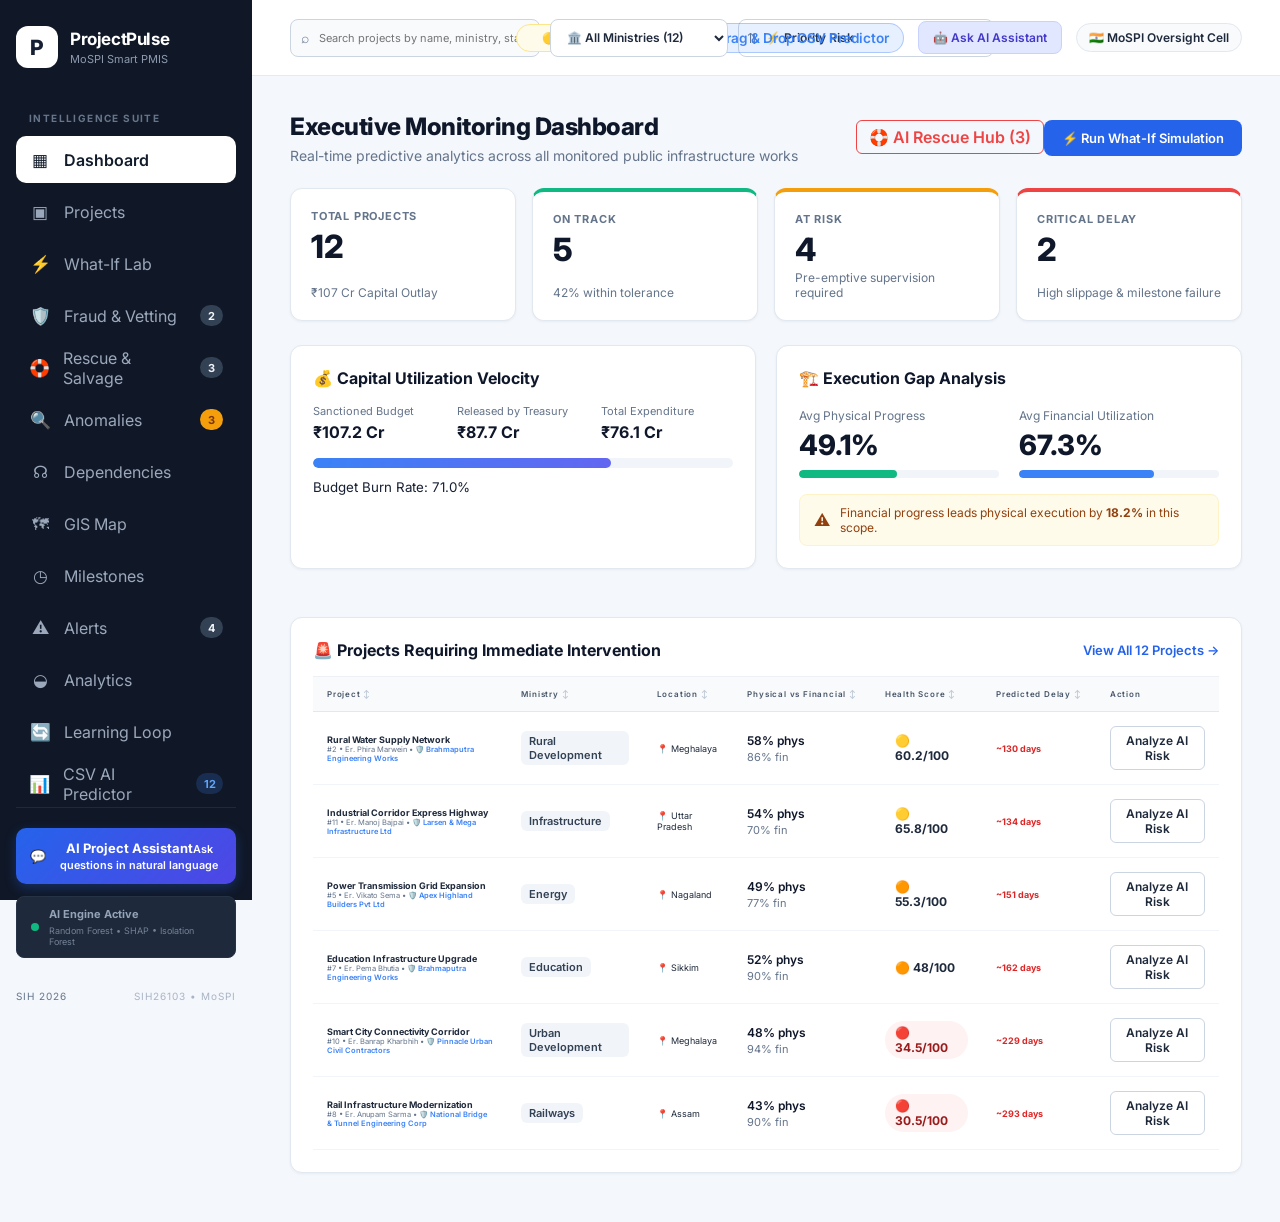
<file: index.html>
<!doctype html>
<html lang="en">
  <head>
    <meta charset="UTF-8" />
    <link rel="icon" type="image/svg+xml" href="./favicon.svg" />
    <meta name="viewport" content="width=device-width, initial-scale=1.0" />
    <title>ProjectPulse - Predictive AI Infrastructure Monitoring & Early Warning System</title>
    <script type="module" crossorigin src="./assets/index-CGgDgZes.js"></script>
    <link rel="stylesheet" crossorigin href="./assets/index-wNPQN726.css">
  </head>
  <body>
    <div id="root"></div>
  </body>
</html>
</file>
<file: assets/index-wNPQN726.css>
@import "https://fonts.googleapis.com/css2?family=Inter:wght@400;500;600;700;800&display=swap";*{box-sizing:border-box}:root{color:#172033;font-synthesis:none;text-rendering:optimizelegibility;background:#f4f7fb;font-family:Inter,sans-serif}body{background:#f4f7fb;min-width:320px;margin:0}button,input,select{font:inherit}button{cursor:pointer}.app{background:#f4f7fb;min-height:100vh;display:flex}.sidebar{color:#fff;z-index:20;background:#101827;flex-direction:column;width:252px;min-height:100vh;padding:26px 16px;display:flex;position:fixed;top:0;bottom:0;left:0}.sidebar-brand,.loading-brand{align-items:center;gap:12px;display:flex}.logo-mark{color:#172033;background:#fff;border-radius:12px;place-items:center;width:42px;height:42px;font-size:21px;font-weight:800;display:grid}.sidebar-brand strong,.loading-brand strong{letter-spacing:-.4px;font-size:17px;display:block}.sidebar-brand span,.loading-brand span{color:#8d9aae;margin-top:3px;font-size:11px;display:block}.sidebar-section-title{color:#66758a;letter-spacing:1.4px;margin:44px 13px 12px;font-size:10px;font-weight:700}.nav{flex-direction:column;gap:5px;display:flex}.nav-button{color:#9ba8bb;text-align:left;background:0 0;border:0;border-radius:10px;align-items:center;gap:13px;height:47px;padding:0 13px;transition:all .2s;display:flex}.nav-button:hover{color:#fff;background:#192334}.nav-button.active{color:#121c2b;background:#fff;font-weight:600}.nav-icon{text-align:center;width:22px;font-size:17px}.nav-badge{color:#fff;background:#d94a4a;border-radius:20px;place-items:center;min-width:21px;height:21px;margin-left:auto;padding:0 6px;font-size:10px;display:grid}.sidebar-bottom{margin-top:auto}.system-card{border:1px solid #263246;border-radius:11px;align-items:center;gap:10px;padding:13px;display:flex}.pulse-dot{background:#41c98b;border-radius:50%;width:8px;height:8px;box-shadow:0 0 0 4px #41c98b1f}.system-card strong{font-size:11px;display:block}.system-card span:last-child{color:#748196;margin-top:4px;font-size:9px;display:block}.sih-tag{color:#718097;letter-spacing:1px;justify-content:space-between;margin-top:20px;font-size:9px;display:flex}.sih-tag span{color:#a9b4c5}.main{width:calc(100% - 252px);margin-left:252px}.topbar{z-index:10;background:#fff;border-bottom:1px solid #e5eaf1;justify-content:space-between;align-items:center;height:76px;padding:0 38px;display:flex;position:sticky;top:0}.topbar-left,.topbar-right{align-items:center;display:flex}.search-box{color:#8995a6;background:#f5f7fa;border:1px solid #e7ebf1;border-radius:9px;align-items:center;gap:9px;width:330px;height:39px;padding:0 11px;display:flex}.search-box input{color:#263246;background:0 0;border:0;outline:0;width:100%;font-size:11px}.search-box kbd{white-space:nowrap;background:#fff;border:1px solid #dce2e9;border-radius:5px;padding:3px 6px;font-size:9px}.topbar-right{gap:17px}.icon-button,.notification{color:#647287;background:#fff;border:1px solid #e5eaf0;border-radius:9px;width:36px;height:36px;position:relative}.icon-button:hover,.notification:hover{background:#f5f7fa}.notification span{background:#e05252;border-radius:50%;width:6px;height:6px;position:absolute;top:7px;right:7px}.profile{align-items:center;gap:9px;padding-left:5px;display:flex}.profile-avatar{color:#fff;background:#182438;border-radius:9px;place-items:center;width:35px;height:35px;font-size:10px;font-weight:700;display:grid}.profile-text strong{font-size:11px;display:block}.profile-text span{color:#8792a3;margin-top:2px;font-size:9px;display:block}.chevron{color:#8d99a9;margin-left:4px}.mobile-menu{display:none}.content{max-width:1600px;margin:auto;padding:36px 38px 25px}.page-heading{justify-content:space-between;align-items:flex-end;margin-bottom:28px;display:flex}.eyebrow,.section-label{color:#778497;letter-spacing:1.5px;font-size:9px;font-weight:700}.page-heading h1{letter-spacing:-1px;color:#151f30;margin:7px 0 6px;font-size:28px}.page-heading p{color:#778497;margin:0;font-size:12px}.live-indicator{color:#31815f;background:#f1faf5;border:1px solid #dcebe4;border-radius:20px;align-items:center;gap:7px;padding:8px 12px;font-size:10px;display:flex}.live-indicator span{background:#35ad77;border-radius:50%;width:6px;height:6px}.metric-card,.card{background:#fff;border:1px solid #e5eaf1;border-radius:13px;box-shadow:0 2px 10px #14203306}.metric-card{padding:18px 19px}.metric-top{align-items:center;gap:9px;display:flex}.metric-icon{border-radius:8px;place-items:center;width:29px;height:29px;font-size:13px;font-weight:700;display:grid}.metric-icon.blue{color:#4d78ad;background:#edf3fb}.metric-icon.green{color:#3a986d;background:#edf8f3}.metric-icon.amber{color:#bd842d;background:#fff7e8}.metric-icon.red{color:#c24d4d;background:#fff0f0}.metric-label{color:#7c899a;letter-spacing:1px;font-size:9px;font-weight:700}.metric-value{letter-spacing:-1.3px;margin:15px 0 8px;font-size:29px;font-weight:700}.metric-footer{color:#96a0af;align-items:center;gap:6px;font-size:9px;display:flex}.trend{font-weight:700}.positive{color:#3d9870}.warning{color:#b9822d}.danger{color:#c65050}.overview-grid{grid-template-columns:1.25fr .75fr;gap:15px;margin-bottom:15px;display:grid}.card{padding:21px}.card-heading{justify-content:space-between;align-items:flex-start;display:flex}.card-heading h2{letter-spacing:-.35px;margin:6px 0 0;font-size:15px}.more-button{color:#8a96a7;background:0 0;border:0;font-size:18px}.finance-main{justify-content:space-between;align-items:flex-end;margin-top:25px;display:flex}.finance-main strong{letter-spacing:-1px;font-size:29px;display:block}.finance-main span{color:#8b96a6;margin-top:5px;font-size:9px;display:block}.finance-percentage{font-size:18px;font-weight:700}.large-progress{background:#edf0f4;border-radius:10px;height:8px;margin:18px 0 20px;overflow:hidden}.large-progress div{border-radius:inherit;background:#243c59;height:100%;transition:width .5s}.finance-details{grid-template-columns:repeat(3,1fr);gap:20px;display:grid}.finance-details span{color:#8b96a5;font-size:9px;display:block}.finance-details strong{margin-top:5px;font-size:12px;display:block}.health-content{justify-content:space-around;align-items:center;margin-top:17px;display:flex}.donut{border-radius:50%;place-items:center;width:142px;height:142px;transition:background .5s;display:grid}.donut-inner{text-align:center;background:#fff;border-radius:50%;place-content:center;width:104px;height:104px;display:grid}.donut-inner strong{font-size:25px}.donut-inner span{color:#8c97a6;margin-top:2px;font-size:8px}.health-legend{flex-direction:column;gap:12px;min-width:145px;display:flex}.health-legend div{grid-template-columns:10px 1fr auto;align-items:center;gap:8px;font-size:9px;display:grid}.health-legend strong{font-size:11px}.dot{border-radius:50%;width:7px;height:7px}.green-dot{background:#54ad7e}.amber-dot{background:#dfad51}.orange-dot{background:#d77c50}.red-dot{background:#ce5555}.progress-card{margin-bottom:26px}.period{color:#8995a5;border:1px solid #e6eaf0;border-radius:7px;padding:7px 10px;font-size:9px}.progress-comparison{grid-template-columns:1fr 1fr 190px;align-items:center;gap:30px;margin-top:25px;display:grid}.comparison-label{justify-content:space-between;margin-bottom:8px;font-size:10px;display:flex}.comparison-label span{align-items:center;gap:7px;display:flex}.comparison-label strong{font-size:12px}.comparison-dot{border-radius:50%;width:7px;height:7px}.physical{background:#496d99}.financial{background:#6da886}.comparison-track{background:#edf0f4;border-radius:10px;height:7px;overflow:hidden}.physical-bar,.financial-bar{border-radius:inherit;height:100%;transition:width .5s}.physical-bar{background:#496d99}.financial-bar{background:#6da886}.variance-box{border-left:1px solid #e5e9ef;padding-left:25px}.variance-box span{color:#8a96a6;letter-spacing:1px;font-size:8px;display:block}.variance-box strong{margin-top:5px;font-size:22px;display:block}.variance-box small{color:#bd7d34;font-size:8px}.attention-section{margin-bottom:26px}.attention-heading{justify-content:space-between;align-items:flex-end;margin-bottom:13px;display:flex}.attention-heading h2{margin:6px 0 0;font-size:15px}.attention-count{color:#c04e4e;background:#fff0f0;border-radius:20px;padding:6px 9px;font-size:9px}.attention-grid{grid-template-columns:repeat(3,1fr);gap:12px;display:grid}.attention-card{background:#fff;border:1px solid #eadfe0;border-left:3px solid #c95353;border-radius:10px;gap:12px;padding:16px;display:flex}.attention-card.delayed{border-left-color:#d47c4c}.attention-icon{color:#c24d4d;background:#fff0f0;border-radius:8px;flex-shrink:0;place-items:center;width:30px;height:30px;display:grid}.attention-card.delayed .attention-icon{color:#c97845;background:#fff4eb}.attention-status{text-transform:uppercase;color:#c24d4d;letter-spacing:.7px;font-size:8px;font-weight:700}.attention-card.delayed .attention-status{color:#c97845}.attention-body>strong{margin-top:5px;font-size:11px;line-height:1.4;display:block}.attention-body>span{color:#8b96a6;margin-top:4px;font-size:8px;display:block}.attention-progress{margin-top:13px}.attention-progress>div:first-child{color:#8a95a5;justify-content:space-between;font-size:8px;display:flex}.attention-progress strong{color:#303b4b}.mini-progress{background:#edf0f4;border-radius:10px;height:4px;margin-top:5px;overflow:hidden}.mini-progress span{background:#c65353;height:100%;transition:width .5s;display:block}.projects-card{padding:0;overflow:hidden}.project-heading{padding:21px}.table-actions{align-self:flex-end}.filter-tabs{background:#f5f7f9;border-radius:8px;gap:3px;padding:3px;display:flex}.filter-tabs button{color:#7e8999;background:0 0;border:0;border-radius:6px;padding:7px 10px;font-size:9px}.filter-tabs button.selected{color:#263246;background:#fff;font-weight:600;box-shadow:0 1px 4px #0000000f}.table-container{overflow-x:auto}table{border-collapse:collapse;width:100%;min-width:900px}th{color:#8a95a5;letter-spacing:.8px;text-align:left;background:#f8fafc;border-top:1px solid #edf0f4;border-bottom:1px solid #edf0f4;padding:12px 15px;font-size:8px;font-weight:700}td{color:#637084;border-bottom:1px solid #eef1f5;padding:14px 15px;font-size:9px}tbody tr{transition:all .15s}tbody tr:hover{background:#fbfcfe}.project-cell{align-items:center;gap:10px;display:flex}.project-number{color:#617085;background:#f0f3f7;border-radius:7px;place-items:center;width:28px;height:28px;font-size:8px;font-weight:700;display:grid}.project-cell strong{color:#273246;max-width:230px;font-size:9px;display:block}.project-cell span{color:#9aa4b2;margin-top:3px;font-size:7px;display:block}.location{white-space:nowrap}.table-progress{align-items:center;gap:8px;min-width:105px;display:flex}.table-track{background:#edf0f4;border-radius:10px;width:58px;height:5px;overflow:hidden}.table-track span{background:#5d83aa;height:100%;transition:width .5s;display:block}.table-progress strong{color:#445164;font-size:8px}.status{white-space:nowrap;border-radius:20px;align-items:center;gap:5px;padding:5px 7px;font-size:7px;font-weight:700;display:inline-flex}.status i{font-style:normal}.status.on-track{color:#3b8c68;background:#edf8f3}.status.at-risk{color:#b47c2b;background:#fff7e8}.status.delayed{color:#c06f40;background:#fff3eb}.status.critical{color:#bf4c4c;background:#fff0f0}.status.unknown{color:#687588;background:#f1f3f6}.row-action{color:#687588;background:#fff;border:1px solid #e3e8ee;border-radius:8px;width:31px;height:31px;transition:all .15s}.row-action:hover{color:#fff;background:#182438;border-color:#182438;transform:translate(2px)}.empty{text-align:center;color:#8994a4;padding:35px;font-size:11px}.lower-grid{grid-template-columns:1fr 1fr;gap:15px;margin-top:15px;display:grid}.alert-total{background:#f2f4f7;border-radius:50%;place-items:center;width:25px;height:25px;font-size:9px;font-weight:700;display:grid}.empty-alert{text-align:center;padding:34px 15px 20px}.empty-alert>div{color:#3a966d;background:#edf8f3;border-radius:50%;place-items:center;width:37px;height:37px;margin:auto;display:grid}.empty-alert strong{margin-top:10px;font-size:11px;display:block}.empty-alert span{color:#929dac;margin-top:5px;font-size:8px;display:block}.alerts-list{margin-top:17px}.alert-row{border-top:1px solid #edf0f4;gap:10px;padding:12px 0;display:flex}.alert-marker{background:#d6a54e;border-radius:5px;width:4px;min-height:38px}.alert-marker.critical{background:#cb5555}.alert-marker.high{background:#d2764c}.alert-row strong{font-size:9px}.alert-row p{color:#69768a;margin:4px 0;font-size:9px;line-height:1.45}.alert-row span{color:#9aa4b1;text-transform:uppercase;font-size:7px}.department-list{margin-top:17px}.department-row{border-top:1px solid #edf0f4;padding:9px 0}.department-info{justify-content:space-between;margin-bottom:6px;display:flex}.department-info strong{font-size:9px}.department-info span{color:#8d98a7;font-size:8px}.department-meter{background:#edf0f4;border-radius:10px;height:4px;overflow:hidden}.department-meter span{background:#6686a8;height:100%;transition:width .5s;display:block}.error-box{color:#a94a4a;background:#fff2f2;border:1px solid #f0d2d2;border-radius:9px;margin-bottom:15px;padding:11px 14px;font-size:10px}.error-box span{margin-right:8px}footer{color:#9ba4b1;justify-content:space-between;padding:25px 2px 5px;font-size:8px;display:flex}.risk-overlay{-webkit-backdrop-filter:blur(5px);backdrop-filter:blur(5px);z-index:100;background:#0f17248c;justify-content:flex-end;animation:.2s fadeIn;display:flex;position:fixed;inset:0}.risk-modal{background:#fff;width:min(560px,100%);height:100%;padding:32px;animation:.25s slideIn;overflow-y:auto;box-shadow:-12px 0 40px #0f172429}.risk-header{border-bottom:1px solid #e9edf2;justify-content:space-between;gap:20px;padding-bottom:24px;display:flex}.risk-header h2{letter-spacing:-.6px;color:#172033;margin:7px 0 6px;font-size:21px}.risk-header p{color:#8995a5;margin:0;font-size:10px}.risk-close{color:#6f7b8d;background:#fff;border:1px solid #e2e7ed;border-radius:9px;width:34px;height:34px;font-size:21px}.risk-close:hover{background:#f4f6f8}.risk-score-section{background:#f8fafc;border:1px solid #e7ebf0;border-radius:14px;align-items:center;gap:22px;margin-top:28px;padding:22px;display:flex}.risk-score{background:#fff;border:8px solid #e6ebf1;border-radius:50%;flex-shrink:0;justify-content:center;align-items:baseline;width:105px;height:105px;display:flex}.risk-score strong{margin-top:31px;font-size:30px}.risk-score span{color:#929cab;font-size:9px}.risk-score.critical{color:#bd4848;border-color:#d96a6a}.risk-score.high{color:#b96836;border-color:#d58a57}.risk-score.medium{color:#ae7b27;border-color:#d4a650}.risk-score.low{color:#3c8b69;border-color:#63aa87}.risk-score-section h3{margin:6px 0;font-size:17px}.risk-score-section p{color:#687589;margin:0;font-size:10px;line-height:1.6}.risk-label{letter-spacing:1.2px;color:#8a95a5;font-size:8px;font-weight:700}.risk-factors{margin-top:28px}.risk-section-title{color:#263246;align-items:center;gap:8px;margin-bottom:13px;font-size:12px;font-weight:700;display:flex}.risk-section-title span{color:#c36f3e;background:#fff2e9;border-radius:7px;place-items:center;width:25px;height:25px;font-size:11px;display:grid}.risk-factor{border-top:1px solid #edf0f4;align-items:flex-start;gap:12px;padding:13px 0;display:flex}.risk-factor>span{color:#687589;background:#f2f4f7;border-radius:6px;flex-shrink:0;place-items:center;width:22px;height:22px;font-size:8px;font-weight:700;display:grid}.risk-factor p{color:#596679;margin:3px 0 0;font-size:10px;line-height:1.5}.risk-safe{color:#3d8b68;background:#edf8f3;border-radius:9px;padding:15px;font-size:10px}.risk-metrics{grid-template-columns:repeat(3,1fr);gap:10px;margin-top:24px;display:grid}.risk-metrics>div{border:1px solid #e7ebf0;border-radius:10px;padding:14px}.risk-metrics span{color:#8c97a6;font-size:8px;display:block}.risk-metrics strong{color:#273246;margin-top:7px;font-size:16px;display:block}.risk-footer{border-top:1px solid #e9edf2;justify-content:space-between;align-items:center;gap:15px;margin-top:28px;padding-top:18px;display:flex}.risk-footer span{color:#929cab;font-size:8px}.risk-footer button{color:#fff;background:#182438;border:0;border-radius:8px;padding:10px 14px;font-size:9px;font-weight:600}.risk-footer button:hover{background:#263650}.risk-footer button:disabled{opacity:.6;cursor:wait}.risk-loading{place-content:center;justify-items:center;min-height:300px;display:grid}.risk-loading p{color:#8995a5;font-size:10px}.light-loader{border-color:#243c59 #e1e6ec #e1e6ec}.loading-page{color:#fff;background:#101827;place-content:center;justify-items:center;min-height:100vh;display:grid}.loading-brand{margin-bottom:35px}.loader{border:2px solid #394456;border-top-color:#fff;border-radius:50%;width:28px;height:28px;animation:.8s linear infinite spin}.loading-page p{color:#7d8a9e;margin-top:15px;font-size:10px}@keyframes spin{to{transform:rotate(360deg)}}@keyframes fadeIn{0%{opacity:0}to{opacity:1}}@keyframes slideIn{0%{opacity:0;transform:translate(30px)}to{opacity:1;transform:translate(0)}}@media (width<=1200px){.sidebar{width:220px}.main{width:calc(100% - 220px);margin-left:220px}.content,.topbar{padding-left:25px;padding-right:25px}.progress-comparison{grid-template-columns:1fr 1fr}.variance-box{border-top:1px solid #e5e9ef;border-left:0;padding:15px 0 0}}@media (width<=900px){.sidebar{display:none}.main{width:100%;margin-left:0}.mobile-menu{background:0 0;border:0;margin-right:10px;display:block}.kpi-grid{grid-template-columns:repeat(2,1fr)}.overview-grid,.lower-grid,.attention-grid{grid-template-columns:1fr}}@media (width<=650px){.topbar{padding:0 15px}.content{padding:25px 15px}.search-box{width:190px}.profile-text,.chevron{display:none}.page-heading{flex-direction:column;align-items:flex-start;gap:15px}.page-heading h1{font-size:22px}.kpi-grid{grid-template-columns:1fr}.health-content{justify-content:space-between}.donut{width:120px;height:120px}.donut-inner{width:88px;height:88px}.filter-tabs{max-width:100%;overflow-x:auto}.project-heading{flex-direction:column;gap:15px}.progress-comparison{grid-template-columns:1fr}footer{flex-direction:column;gap:7px}.risk-modal{width:100%;padding:22px}.risk-score-section{flex-direction:column;align-items:flex-start}.risk-metrics{grid-template-columns:1fr}.risk-footer{flex-direction:column;align-items:flex-start}}.toast-banner{color:#f8fafc;z-index:9999;background:#0f172a;border:1px solid #334155;border-radius:9999px;align-items:center;gap:10px;padding:12px 24px;font-size:13px;font-weight:600;animation:.3s cubic-bezier(.16,1,.3,1) slideDownToast;display:flex;position:fixed;top:24px;left:50%;transform:translate(-50%);box-shadow:0 10px 25px -5px #0000004d,0 8px 10px -6px #0003}@keyframes slideDownToast{0%{opacity:0;transform:translate(-50%,-20px)}to{opacity:1;transform:translate(-50%)}}.nav-badge{color:#f1f5f9;background:#334155;border-radius:9999px;margin-left:auto;padding:2px 8px;font-size:11px;font-weight:700}.nav-badge.warning{color:#78350f;background:#f59e0b}.sidebar-bottom{border-top:1px solid #1e293b;flex-direction:column;gap:12px;margin-top:auto;padding-top:20px;display:flex}.chat-trigger-btn{color:#fff;cursor:pointer;background:linear-gradient(135deg,#2563eb,#4f46e5);border:none;border-radius:10px;align-items:center;gap:10px;padding:12px 14px;font-size:13px;font-weight:600;transition:all .2s;display:flex;box-shadow:0 4px 12px #2563eb4d}.chat-trigger-btn:hover{transform:translateY(-1px);box-shadow:0 6px 16px #2563eb73}.system-card{color:#94a3b8;background:#1e293b;border-radius:8px;align-items:center;gap:10px;padding:10px 14px;font-size:11px;display:flex}.pulse-dot{background:#10b981;border-radius:50%;width:8px;height:8px;animation:2s infinite pulseGreen;box-shadow:0 0 #10b981b3}@keyframes pulseGreen{0%{box-shadow:0 0 #10b981b3}70%{box-shadow:0 0 0 8px #10b98100}to{box-shadow:0 0 #10b98100}}.sih-tag{color:#64748b;text-align:center;font-size:10px}.topbar-left{flex:1;align-items:center;gap:14px;display:flex}.dept-select{color:#334155;cursor:pointer;background:#fff;border:1px solid #cbd5e1;border-radius:8px;outline:none;padding:9px 14px;font-size:13px;font-weight:500}.topbar-right{align-items:center;gap:14px;display:flex}.backend-status-pill{border:1px solid #cbd5e1;border-radius:9999px;align-items:center;gap:6px;padding:6px 12px;font-size:11px;font-weight:700;transition:all .2s;display:inline-flex}.backend-status-pill.online{color:#065f46;background:#ecfdf5;border-color:#a7f3d0}.backend-status-pill.offline{color:#92400e;background:#fffbeb;border-color:#fde68a}.quick-ai-btn{color:#4338ca;cursor:pointer;background:#e0e7ff;border:1px solid #c7d2fe;border-radius:8px;padding:8px 14px;font-size:12px;font-weight:600;transition:all .2s}.quick-ai-btn:hover{background:#c7d2fe}.officer-badge{background:#f8fafc;border:1px solid #e2e8f0;border-radius:9999px;align-items:center;gap:10px;padding:6px 12px;display:flex}.officer-badge img{border-radius:50%;width:28px;height:28px}.officer-badge span{color:#1e293b;font-size:12px;font-weight:600}.view-header{flex-wrap:wrap;justify-content:space-between;align-items:center;gap:16px;margin-bottom:24px;display:flex}.view-header h1{color:#0f172a;letter-spacing:-.5px;margin:0 0 6px;font-size:24px;font-weight:800}.view-header p{color:#64748b;margin:0;font-size:14px}.btn-primary{color:#fff;cursor:pointer;background:#2563eb;border:none;border-radius:8px;align-items:center;gap:8px;padding:10px 18px;font-size:13px;font-weight:600;transition:background .15s;display:inline-flex}.btn-primary:hover{background:#1d4ed8}.btn-outline:hover{background:#f8fafc;border-color:#94a3b8}.btn-sm{color:#1e293b;cursor:pointer;background:#fff;border:1px solid #cbd5e1;border-radius:6px;padding:6px 12px;font-size:12px;font-weight:600;transition:all .15s}.btn-sm:hover{background:#f1f5f9}.btn-danger{color:#fff;cursor:pointer;background:#dc2626;border:none;border-radius:8px;padding:9px 16px;font-size:13px;font-weight:600;transition:background .15s}.btn-danger:hover{background:#b91c1c}.btn-danger-outline{color:#dc2626;cursor:pointer;background:#fff;border:1px solid #fca5a5;border-radius:8px;padding:8px 14px;font-size:12px;font-weight:600}.btn-danger-outline:hover{background:#fef2f2}.text-btn{color:#2563eb;cursor:pointer;background:0 0;border:none;padding:0;font-size:13px;font-weight:600}.text-btn:hover{text-decoration:underline}.mt-10{margin-top:10px}.kpi-grid{grid-template-columns:repeat(4,1fr);gap:16px;margin-bottom:24px;display:grid}.kpi-card{background:#fff;border:1px solid #e2e8f0;border-radius:12px;flex-direction:column;padding:20px;display:flex;box-shadow:0 1px 3px #0000000d}.kpi-card.on-track{border-top:4px solid #10b981}.kpi-card.at-risk{border-top:4px solid #f59e0b}.kpi-card.critical{border-top:4px solid #ef4444}.kpi-label{color:#64748b;letter-spacing:.8px;font-size:11px;font-weight:700}.kpi-value{color:#0f172a;margin:8px 0 4px;font-size:32px;font-weight:800;line-height:1}.kpi-sub{color:#64748b;margin-top:auto;font-size:12px}.analytics-split{grid-template-columns:1fr 1fr;gap:20px;margin-bottom:24px;display:grid}.card{background:#fff;border:1px solid #e2e8f0;border-radius:12px;margin-bottom:24px;padding:22px;box-shadow:0 1px 3px #0000000d}.card h3{color:#0f172a;margin:0 0 16px;font-size:16px;font-weight:700}.card-header-flex{justify-content:space-between;align-items:center;margin-bottom:16px;display:flex}.card-header-flex h3{margin:0}.metric-row{grid-template-columns:repeat(3,1fr);gap:12px;margin-bottom:16px;display:grid}.metric-row div span{color:#64748b;font-size:11px;display:block}.metric-row div strong{color:#0f172a;margin-top:4px;font-size:16px;font-weight:700;display:block}.progress-bar-wrap{background:#f1f5f9;border-radius:9999px;height:10px;margin-bottom:8px;overflow:hidden}.progress-bar-fill.fin{background:linear-gradient(90deg,#3b82f6,#6366f1);border-radius:9999px;height:100%;transition:width .4s}.progress-compare-grid{grid-template-columns:1fr 1fr;gap:20px;margin-bottom:16px;display:grid}.gauge-item span{color:#64748b;font-size:12px}.gauge-item h2{color:#0f172a;margin:4px 0 8px;font-size:28px;font-weight:800}.mini-bar{background:#f1f5f9;border-radius:9999px;height:8px;overflow:hidden}.mini-fill.phys{background:#10b981;border-radius:9999px;height:100%}.mini-fill.fin{background:#3b82f6;border-radius:9999px;height:100%}.alert-callout{color:#92400e;background:#fffbeb;border:1px solid #fef3c7;border-radius:8px;align-items:center;gap:10px;padding:10px 14px;font-size:12px;display:flex}.alert-callout span{font-size:16px}.alert-callout p{margin:0}.table-responsive{overflow-x:auto}.data-table{border-collapse:collapse;text-align:left;width:100%;font-size:13px}.data-table th{color:#475569;background:#f8fafc;border-bottom:1px solid #e2e8f0;padding:12px 14px;font-weight:600}.data-table td{color:#1e293b;vertical-align:middle;border-bottom:1px solid #f1f5f9;padding:14px}.data-table tr:hover{background:#f8fafc}.progress-pill{flex-direction:column;gap:2px;display:flex}.progress-pill span{color:#0f172a;font-size:12px;font-weight:600}.progress-pill small{color:#64748b;font-size:11px}.health-badge{border-radius:9999px;align-items:center;gap:6px;padding:4px 10px;font-size:12px;font-weight:700;display:inline-flex}.health-badge.excellent{color:#065f46;background:#ecfdf5}.health-badge.good{color:#1e40af;background:#eff6ff}.health-badge.warning{color:#92400e;background:#fffbeb}.health-badge.critical{color:#991b1b;background:#fef2f2}.text-danger{color:#dc2626!important}.text-success{color:#059669!important}.filter-chips{flex-wrap:wrap;gap:8px;display:flex}.chip{color:#475569;cursor:pointer;background:#fff;border:1px solid #cbd5e1;border-radius:9999px;padding:6px 14px;font-size:12px;font-weight:600;transition:all .15s}.chip:hover{background:#f8fafc;border-color:#94a3b8}.chip.active{color:#fff;background:#1e293b;border-color:#1e293b}.project-grid{grid-template-columns:repeat(auto-fill,minmax(360px,1fr));gap:20px;margin-bottom:30px;display:grid}.project-card{background:#fff;border:1px solid #e2e8f0;border-radius:14px;flex-direction:column;padding:22px;transition:transform .2s,box-shadow .2s;display:flex;box-shadow:0 2px 4px #0000000a}.project-card:hover{transform:translateY(-2px);box-shadow:0 8px 20px #00000012}.project-card-top{justify-content:space-between;align-items:flex-start;gap:12px;margin-bottom:12px;display:flex}.project-dept{text-transform:uppercase;color:#2563eb;letter-spacing:.5px;font-size:11px;font-weight:700;display:block}.project-title{color:#0f172a;margin:4px 0;font-size:16px;font-weight:700;line-height:1.3}.project-loc{color:#64748b;font-size:12px}.status-tag{white-space:nowrap;border-radius:6px;align-items:center;gap:4px;padding:4px 10px;font-size:11px;font-weight:700;display:inline-flex}.status-tag.on-track{color:#065f46;background:#ecfdf5}.status-tag.at-risk,.status-tag.at_risk{color:#92400e;background:#fffbeb}.status-tag.delayed{color:#c2410c;background:#fff7ed}.status-tag.critical{color:#991b1b;background:#fef2f2}.project-desc{color:#475569;-webkit-line-clamp:2;-webkit-box-orient:vertical;margin:0 0 16px;font-size:13px;line-height:1.5;display:-webkit-box;overflow:hidden}.project-metrics-grid{background:#f8fafc;border-radius:10px;grid-template-columns:repeat(2,1fr);gap:12px;margin-bottom:16px;padding:12px 14px;display:grid}.project-metrics-grid div span{color:#64748b;font-size:11px;display:block}.project-metrics-grid div strong{color:#0f172a;margin-top:2px;font-size:14px;font-weight:700;display:block}.project-health-bar{margin-bottom:20px}.health-bar-header{justify-content:space-between;margin-bottom:6px;font-size:12px;display:flex}.health-bar-header strong.excellent{color:#059669}.health-bar-header strong.good{color:#2563eb}.health-bar-header strong.warning{color:#d97706}.health-bar-header strong.critical{color:#dc2626}.meter-track{background:#e2e8f0;border-radius:9999px;height:8px;overflow:hidden}.meter-fill{border-radius:9999px;height:100%;transition:width .4s}.meter-fill.excellent{background:#10b981}.meter-fill.good{background:#3b82f6}.meter-fill.warning{background:#f59e0b}.meter-fill.critical{background:#ef4444}.project-card-footer{gap:10px;margin-top:auto;display:flex}.project-card-footer button{text-align:center;flex:1;justify-content:center}.what-if-layout{grid-template-columns:420px 1fr;align-items:flex-start;gap:24px;display:grid}.simulator-panel{background:#fff;border:1px solid #e2e8f0;border-radius:14px;padding:24px}.form-group{margin-bottom:20px}.form-group label{color:#334155;margin-bottom:8px;font-size:12px;font-weight:700;display:block}.form-control{color:#1e293b;background:#f8fafc;border:1px solid #cbd5e1;border-radius:8px;outline:none;width:100%;padding:10px 12px;font-size:13px}.form-control:focus{background:#fff;border-color:#3b82f6}.slider-group{margin-bottom:22px}.slider-header{justify-content:space-between;align-items:center;margin-bottom:8px;font-size:13px;display:flex}.slider-header span{color:#334155;font-weight:600}.slider-header strong{color:#2563eb;font-weight:700}.slider-group input[type=range]{accent-color:#2563eb;cursor:pointer;width:100%}.sim-presets{border-top:1px solid #f1f5f9;gap:10px;margin-top:20px;padding-top:18px;display:flex}.simulator-results{flex-direction:column;gap:20px;display:flex}.comparison-cards{grid-template-columns:1fr 1fr;gap:20px;display:grid}.sim-card{background:#fff;border:1px solid #e2e8f0;border-radius:14px;padding:22px;box-shadow:0 1px 3px #0000000d}.sim-card.baseline{border-left:5px solid #ef4444}.sim-card.intervention{background:#fafffc;border-left:5px solid #10b981}.sim-badge{letter-spacing:.5px;color:#475569;background:#f1f5f9;border-radius:4px;margin-bottom:8px;padding:3px 8px;font-size:10px;font-weight:800;display:inline-block}.sim-badge.success{color:#065f46;background:#ecfdf5}.sim-card h2{color:#0f172a;margin:0 0 16px;font-size:17px;font-weight:700}.sim-metric{border-bottom:1px solid #f1f5f9;justify-content:space-between;align-items:center;padding:10px 0;font-size:13px;display:flex}.sim-metric:last-child{border-bottom:none}.sim-metric span{color:#64748b}.delta-strip{background:#fff;border:1px solid #e2e8f0;border-radius:14px;padding:22px}.delta-grid{grid-template-columns:repeat(3,1fr);gap:16px;margin:16px 0;display:grid}.delta-box{text-align:center;background:#f0fdf4;border:1px solid #bbf7d0;border-radius:10px;padding:16px}.delta-box span{color:#166534;font-size:12px;font-weight:600;display:block}.delta-box strong{color:#15803d;margin-top:6px;font-size:24px;font-weight:800;display:block}.delta-summary{color:#334155;background:#f8fafc;border-left:3px solid #10b981;border-radius:8px;margin:0;padding:14px;font-size:13px;line-height:1.6}.anomaly-notice{background:#eff6ff;border:1px solid #bfdbfe;border-radius:12px;align-items:flex-start;gap:16px;margin-bottom:24px;padding:18px;display:flex}.anomaly-notice span{font-size:28px}.anomaly-notice strong{color:#1e40af;margin-bottom:4px;font-size:15px;display:block}.anomaly-notice p{color:#1e3a8a;margin:0;font-size:13px;line-height:1.5}.anomaly-list{flex-direction:column;gap:20px;display:flex}.anomaly-card{background:#fff;border:1px solid #e2e8f0;border-radius:14px;padding:22px;box-shadow:0 1px 3px #0000000a}.anomaly-card.flagged{border-left:5px solid #ef4444}.anomaly-card.clean{border-left:5px solid #10b981}.anomaly-header{justify-content:space-between;align-items:flex-start;margin-bottom:16px;display:flex}.anomaly-dept{color:#64748b;font-size:12px;font-weight:600}.anomaly-header h3{color:#0f172a;margin:4px 0 0;font-size:17px}.anomaly-status-badge{border-radius:6px;padding:4px 10px;font-size:12px;font-weight:700}.anomaly-status-badge.critical{color:#991b1b;background:#fef2f2}.anomaly-status-badge.moderate{color:#92400e;background:#fffbeb}.anomaly-status-badge.normal{color:#065f46;background:#ecfdf5}.anomaly-metrics{background:#f8fafc;border-radius:10px;grid-template-columns:repeat(4,1fr);gap:12px;margin-bottom:16px;padding:14px;display:grid}.anomaly-metrics div span{color:#64748b;font-size:11px;display:block}.anomaly-metrics div strong{color:#0f172a;margin-top:4px;font-size:15px;display:block}.issues-box{color:#991b1b;background:#fef2f2;border:1px solid #fee2e2;border-radius:8px;margin-bottom:16px;padding:14px 18px;font-size:13px}.issues-box ul{margin:8px 0 0 16px;padding:0}.issues-box li{margin-bottom:4px}.issues-box.clean{color:#065f46;background:#ecfdf5;border-color:#d1fae5;font-weight:600}.anomaly-card-footer{gap:12px;display:flex}.dependency-network{flex-direction:column;gap:20px;margin-top:18px;display:flex}.dependency-card{background:#f8fafc;border:1px solid #e2e8f0;border-radius:12px;padding:20px}.dep-flow{align-items:center;gap:20px;margin-bottom:16px;display:flex}.dep-node{background:#fff;border:1px solid #cbd5e1;border-radius:10px;flex:1;padding:16px}.dep-node.source{border-top:3px solid #f59e0b}.dep-node.target{border-top:3px solid #ef4444}.node-tag{color:#64748b;letter-spacing:.5px;margin-bottom:6px;font-size:10px;font-weight:700;display:block}.dep-node strong{color:#0f172a;margin-bottom:4px;font-size:15px;display:block}.dep-node small{color:#64748b;font-size:12px;display:block}.node-risk{color:#64748b;margin-top:10px;font-size:12px}.node-cascade{margin-top:10px;font-size:13px;font-weight:700}.dep-arrow{text-align:center;flex-direction:column;justify-content:center;align-items:center;min-width:140px;display:flex}.dep-meta span{color:#2563eb;background:#eff6ff;border-radius:4px;padding:3px 8px;font-size:11px;font-weight:700;display:block}.dep-meta small{color:#64748b;margin-top:2px;font-size:11px;display:block}.arrow-head{color:#64748b;margin-top:4px;font-size:24px;line-height:1}.dep-footer{color:#475569;border-top:1px solid #e2e8f0;justify-content:space-between;align-items:center;padding-top:14px;font-size:13px;display:flex}.gis-state-grid{grid-template-columns:repeat(auto-fill,minmax(280px,1fr));gap:20px;display:grid}.gis-card{background:#fff;border:1px solid #e2e8f0;border-radius:12px;padding:20px;box-shadow:0 1px 3px #0000000a}.gis-card.critical{border-top:4px solid #ef4444}.gis-card.delayed{border-top:4px solid #f97316}.gis-card.at_risk{border-top:4px solid #f59e0b}.gis-card.healthy{border-top:4px solid #10b981}.gis-card-header{justify-content:space-between;align-items:center;margin-bottom:14px;display:flex}.gis-card-header h3{color:#0f172a;margin:0;font-size:17px}.gis-details{background:#f8fafc;border-radius:8px;grid-template-columns:repeat(3,1fr);gap:10px;margin-bottom:12px;padding:10px;display:grid}.gis-details div span{color:#64748b;font-size:10px;display:block}.gis-details div strong{color:#0f172a;margin-top:2px;font-size:13px;display:block}.gis-issue{color:#475569;font-size:12px;line-height:1.4}.gis-issue span{color:#0f172a;font-weight:600}.mini-progress{align-items:center;gap:8px;display:flex}.mini-progress span{min-width:32px;font-size:12px;font-weight:600}.alerts-list{flex-direction:column;gap:18px;display:flex}.alert-card{background:#fff;border:1px solid #e2e8f0;border-radius:12px;padding:22px;box-shadow:0 1px 3px #0000000a}.alert-card.critical{border-left:5px solid #ef4444}.alert-card.high{border-left:5px solid #f97316}.alert-card.medium{border-left:5px solid #f59e0b}.alert-card.low{border-left:5px solid #3b82f6}.alert-card-header{justify-content:space-between;align-items:flex-start;margin-bottom:12px;display:flex}.alert-category{text-transform:uppercase;color:#2563eb;letter-spacing:.5px;font-size:11px;font-weight:700}.alert-card-header h3{color:#0f172a;margin:4px 0 2px;font-size:17px}.alert-card-header small{color:#64748b;font-size:12px}.severity-badge{border-radius:6px;padding:4px 10px;font-size:11px;font-weight:700}.severity-badge.critical{color:#991b1b;background:#fef2f2}.severity-badge.high{color:#c2410c;background:#fff7ed}.severity-badge.medium{color:#92400e;background:#fffbeb}.alert-message{color:#1e293b;margin:0 0 14px;font-size:14px;line-height:1.5}.alert-rec{color:#1e40af;background:#eff6ff;border-left:3px solid #3b82f6;border-radius:8px;margin-bottom:16px;padding:12px 16px;font-size:13px}.alert-rec strong{margin-bottom:4px;display:block}.alert-rec p{color:#1e3a8a;margin:0}.alert-footer{border-top:1px solid #f1f5f9;justify-content:space-between;align-items:center;padding-top:14px;display:flex}.alert-status{color:#64748b;font-size:12px;font-weight:600}.analytics-grid{grid-template-columns:repeat(auto-fill,minmax(320px,1fr));gap:20px;display:grid}.dept-card{margin-bottom:0}.dept-header{justify-content:space-between;align-items:center;margin-bottom:16px;display:flex}.dept-header h3{margin:0;font-size:16px}.dept-badge{color:#475569;background:#f1f5f9;border-radius:9999px;padding:3px 8px;font-size:11px;font-weight:700}.dept-metrics{background:#f8fafc;border-radius:10px;grid-template-columns:repeat(2,1fr);gap:12px;margin-bottom:14px;padding:14px;display:grid}.dept-metrics div span{color:#64748b;font-size:11px;display:block}.dept-metrics div strong{color:#0f172a;margin-top:2px;font-size:15px;display:block}.dept-risk-tag{font-size:12px;font-weight:600}.modal-overlay{-webkit-backdrop-filter:blur(4px);backdrop-filter:blur(4px);z-index:1000;background:#0f172aa6;justify-content:flex-end;animation:.2s fadeIn;display:flex;position:fixed;inset:0}.modal-content{background:#fff;flex-direction:column;width:min(720px,100%);height:100%;animation:.3s cubic-bezier(.16,1,.3,1) slideInRight;display:flex;overflow-y:auto;box-shadow:-8px 0 32px #0003}@keyframes slideInRight{0%{transform:translate(100%)}to{transform:translate(0)}}.modal-header{z-index:10;background:#fff;border-bottom:1px solid #e2e8f0;justify-content:space-between;align-items:flex-start;padding:24px 28px;display:flex;position:sticky;top:0}.section-label{color:#2563eb;letter-spacing:.8px;font-size:11px;font-weight:800;display:block}.modal-header h2{color:#0f172a;margin:4px 0 6px;font-size:20px;font-weight:800}.modal-header p{color:#64748b;margin:0;font-size:12px}.close-btn{color:#475569;cursor:pointer;background:#f1f5f9;border:none;border-radius:8px;place-items:center;width:32px;height:32px;font-size:20px;transition:background .15s;display:grid}.close-btn:hover{background:#e2e8f0}.modal-body{flex-direction:column;gap:24px;padding:28px;display:flex}.risk-summary-strip{grid-template-columns:repeat(3,1fr);gap:16px;display:grid}.score-badge-box{text-align:center;background:#f8fafc;border:1px solid #e2e8f0;border-radius:12px;padding:18px}.large-score{color:#0f172a;margin-bottom:6px;font-size:32px;font-weight:800;line-height:1}.large-score.critical{color:#dc2626}.large-score.at_risk,.large-score.at-risk,.large-score.warning{color:#d97706}.large-score.delayed{color:#ea580c}.large-score.healthy,.large-score.good,.large-score.excellent{color:#059669}.score-badge-box span{color:#64748b;letter-spacing:.5px;font-size:10px;font-weight:700}.section-card{background:#fff;border:1px solid #e2e8f0;border-radius:12px;padding:20px}.section-card h4{color:#0f172a;margin:0 0 12px;font-size:15px;font-weight:700}.subtext{color:#64748b;margin:-6px 0 14px;font-size:12px}.components-grid{grid-template-columns:1fr 1fr;gap:14px;display:grid}.comp-item{background:#f8fafc;border-radius:8px;padding:10px 12px}.comp-header{justify-content:space-between;margin-bottom:6px;font-size:12px;display:flex}.comp-header span{color:#475569}.comp-header strong{color:#0f172a}.mini-fill.crit{background:#ef4444}.mini-fill.warn{background:#f59e0b}.mini-fill.good{background:#10b981}.shap-list{flex-direction:column;gap:12px;display:flex}.shap-row{flex-direction:column;gap:4px;display:flex}.shap-info{justify-content:space-between;font-size:12px;display:flex}.shap-info span{color:#334155;font-weight:500}.shap-info strong{color:#2563eb}.shap-bar{background:#f1f5f9;border-radius:9999px;height:8px;overflow:hidden}.shap-fill{background:linear-gradient(90deg,#3b82f6,#6366f1);border-radius:9999px;height:100%}.root-cause-box{background:#fffbeb;border:1px solid #fef3c7;border-radius:10px;padding:16px}.rc-title{color:#92400e;justify-content:space-between;align-items:center;margin-bottom:10px;font-size:14px;display:flex}.confidence-tag{color:#78350f;background:#fef3c7;border-radius:4px;padding:3px 8px;font-size:11px;font-weight:700}.rc-evidence{color:#78350f;font-size:12px;line-height:1.5}.rc-evidence ul{margin:6px 0 0 16px;padding:0}.rc-secondary{color:#92400e;border-top:1px dashed #fde68a;margin-top:10px;padding-top:8px;font-size:12px}.playbook-meta{color:#475569;background:#f8fafc;border-radius:8px;flex-wrap:wrap;gap:20px;margin-bottom:14px;padding:10px 14px;font-size:12px;display:flex}.playbook-meta strong{color:#0f172a}.action-list{color:#1e293b;margin:0;padding-left:20px;font-size:13px;line-height:1.7}.action-list li{margin-bottom:6px}.modal-footer{background:#fff;border-top:1px solid #e2e8f0;justify-content:flex-end;gap:12px;padding:20px 28px;display:flex;position:sticky;bottom:0}.chat-drawer-overlay{-webkit-backdrop-filter:blur(3px);backdrop-filter:blur(3px);z-index:1000;background:#0f172a73;justify-content:flex-end;animation:.2s fadeIn;display:flex;position:fixed;inset:0}.chat-drawer{background:#fff;flex-direction:column;width:min(460px,100%);height:100%;animation:.3s cubic-bezier(.16,1,.3,1) slideInRight;display:flex;box-shadow:-8px 0 32px #0003}.chat-header{color:#fff;background:#0f172a;border-bottom:1px solid #e2e8f0;justify-content:space-between;align-items:center;padding:18px 22px;display:flex}.chat-header h3{color:#fff;margin:0 0 2px;font-size:16px}.chat-header small{color:#94a3b8;font-size:11px}.chat-header .close-btn{color:#cbd5e1;background:#1e293b}.chat-header .close-btn:hover{background:#334155}.chat-chips{white-space:nowrap;background:#f8fafc;border-bottom:1px solid #e2e8f0;align-items:center;gap:8px;padding:12px 18px;display:flex;overflow-x:auto}.chat-chips span{color:#64748b;font-size:11px;font-weight:700}.chat-chips button{color:#334155;cursor:pointer;background:#fff;border:1px solid #cbd5e1;border-radius:9999px;flex-shrink:0;padding:5px 10px;font-size:11px;transition:all .15s}.chat-chips button:hover{color:#1d4ed8;background:#eff6ff;border-color:#93c5fd}.chat-messages{background:#f8fafc;flex-direction:column;flex:1;gap:14px;padding:20px;display:flex;overflow-y:auto}.chat-bubble{max-width:85%;display:flex}.chat-bubble.assistant{align-self:flex-start}.chat-bubble.assistant .bubble-content{color:#1e293b;background:#fff;border:1px solid #e2e8f0;border-radius:12px 12px 12px 2px;box-shadow:0 1px 2px #0000000a}.chat-bubble.user{align-self:flex-end}.chat-bubble.user .bubble-content{color:#fff;background:#2563eb;border-radius:12px 12px 2px}.bubble-content{padding:12px 16px;font-size:13px;line-height:1.5}.bubble-content p{margin:0 0 6px}.bubble-content p:last-child{margin-bottom:0}.chat-input-form{background:#fff;border-top:1px solid #e2e8f0;gap:10px;padding:16px 20px;display:flex}.chat-input-form input{border:1px solid #cbd5e1;border-radius:8px;outline:none;flex:1;padding:10px 14px;font-size:13px}.chat-input-form input:focus{border-color:#2563eb}.chat-input-form button{color:#fff;cursor:pointer;background:#2563eb;border:none;border-radius:8px;padding:10px 18px;font-size:13px;font-weight:600;transition:background .15s}.chat-input-form button:hover{background:#1d4ed8}@media (width<=1024px){.what-if-layout{grid-template-columns:1fr}.kpi-grid{grid-template-columns:repeat(2,1fr)}.comparison-cards{grid-template-columns:1fr}}@media (width<=768px){.analytics-split{grid-template-columns:1fr}.dep-flow{flex-direction:column}.dep-arrow{margin:10px 0;transform:rotate(90deg)}.risk-summary-strip,.components-grid{grid-template-columns:1fr}.anomaly-metrics{grid-template-columns:repeat(2,1fr)}}.learning-view{padding-bottom:40px}.badge-model{color:#0f172a;letter-spacing:.2px;background:#f1f5f9;border:1px solid #cbd5e1;border-radius:9999px;align-items:center;gap:8px;padding:6px 14px;font-size:13px;font-weight:600;display:inline-flex}.badge-accuracy{color:#059669;text-transform:capitalize;background:#ecfdf5;border:1px solid #a7f3d0;border-radius:6px;padding:4px 10px;font-size:11px;font-weight:700;display:inline-block}.learning-split{grid-template-columns:1.1fr 1.3fr;gap:24px;margin-top:24px;display:grid}.learning-form-card,.audit-card{background:#fff;border:1px solid #e2e8f0;border-radius:12px;padding:24px}.learning-form-card h3,.audit-card h3{color:#0f172a;margin-top:0;margin-bottom:6px;font-size:17px;font-weight:700}.learning-form-card .subtext,.audit-card .subtext{color:#64748b;margin-bottom:20px;font-size:13px;line-height:1.5}.form-row-2{grid-template-columns:1fr 1fr;gap:16px;display:grid}.w-100{width:100%}@media (width<=1024px){.learning-split{grid-template-columns:1fr}}.topbar-left{flex:1;align-items:center;gap:10px;min-width:0;display:flex}.search-box{background:#f8fafc;border:1px solid #cbd5e1;border-radius:8px;flex-shrink:0;align-items:center;gap:8px;width:250px;height:38px;padding:0 10px;display:flex}.search-icon{color:#64748b;font-size:14px}.search-clear-btn{color:#94a3b8;cursor:pointer;background:0 0;border:0;padding:0 2px;font-size:16px;line-height:1}.search-clear-btn:hover{color:#0f172a}.dept-select-wrap{flex-shrink:0;position:relative}.dept-select{color:#1e293b;cursor:pointer;white-space:nowrap;text-overflow:ellipsis;background:#fff;border:1px solid #cbd5e1;border-radius:8px;outline:none;max-width:220px;height:38px;padding:0 12px;font-size:12px;font-weight:600;overflow:hidden}.dept-select:focus{border-color:#2563eb}.sort-box{background:#fff;border:1px solid #cbd5e1;border-radius:8px;flex-shrink:0;align-items:center;gap:4px;height:38px;padding:0 4px 0 8px;display:flex}.sort-box-icon{color:#64748b;font-size:13px}.sort-select{color:#1e293b;cursor:pointer;background:0 0;border:0;outline:none;padding-right:4px;font-size:12px;font-weight:600}.sort-dir-btn{color:#0f172a;cursor:pointer;background:#f1f5f9;border:0;border-radius:6px;justify-content:center;align-items:center;padding:4px 8px;font-size:11px;font-weight:700;transition:all .15s;display:inline-flex}.sort-dir-btn:hover{color:#2563eb;background:#e2e8f0}.active-filters-banner{background:#f0fdf4;border:1px solid #bbf7d0;border-radius:10px;flex-wrap:wrap;justify-content:space-between;align-items:center;gap:12px;margin-bottom:22px;padding:10px 18px;display:flex}.active-filters-content{color:#166534;flex-wrap:wrap;align-items:center;gap:10px;font-size:13px;display:flex}.filter-summary-text{color:#15803d;font-weight:600}.filter-pill{color:#166534;background:#fff;border:1px solid #86efac;border-radius:9999px;align-items:center;gap:6px;padding:3px 10px;font-size:12px;display:inline-flex}.filter-pill button{color:#dc2626;cursor:pointer;background:0 0;border:0;font-size:14px;font-weight:700;line-height:1}.filter-count-badge{color:#15803d;background:#dcfce7;border-radius:6px;padding:3px 8px;font-size:11px;font-weight:700}.clear-all-filters-btn{color:#475569;cursor:pointer;background:#fff;border:1px solid #cbd5e1;border-radius:6px;padding:6px 12px;font-size:12px;font-weight:600;transition:all .15s}.clear-all-filters-btn:hover{color:#b91c1c;background:#fee2e2;border-color:#fca5a5}.projects-toolbar{background:#fff;border:1px solid #e2e8f0;border-radius:10px;flex-wrap:wrap;justify-content:space-between;align-items:center;gap:14px;margin:16px 0 20px;padding:10px 18px;display:flex}.toolbar-left{flex-wrap:wrap;align-items:center;gap:10px;display:flex}.results-count{color:#475569;flex-wrap:wrap;align-items:center;gap:8px;font-size:13px;display:flex}.active-tag{color:#1e40af;background:#eff6ff;border:1px solid #bfdbfe;border-radius:14px;align-items:center;gap:4px;padding:2px 8px;font-size:11px;font-weight:600;display:inline-flex}.active-tag button{color:#dc2626;cursor:pointer;background:0 0;border:0;font-size:12px;font-weight:700;line-height:1}.clear-filters-link{color:#ef4444;cursor:pointer;background:0 0;border:0;font-size:12px;font-weight:600;text-decoration:underline}.toolbar-right{flex-wrap:wrap;align-items:center;gap:14px;display:flex}.view-mode-toggle{border:1px solid #cbd5e1;border-radius:8px;display:inline-flex;overflow:hidden}.view-mode-btn{color:#64748b;cursor:pointer;background:#f8fafc;border:0;padding:6px 12px;font-size:12px;font-weight:600;transition:all .15s}.view-mode-btn.active{color:#fff;background:#2563eb}.sort-inline-wrap{color:#475569;align-items:center;gap:6px;font-size:12px;font-weight:600;display:flex}.sort-select-inline{color:#1e293b;cursor:pointer;background:#fff;border:1px solid #cbd5e1;border-radius:6px;outline:none;padding:6px 10px;font-size:12px;font-weight:600}.data-table th.sortable-th{cursor:pointer;-webkit-user-select:none;user-select:none;white-space:nowrap;transition:background .15s,color .15s}.data-table th.sortable-th:hover{color:#0f172a;background:#e2e8f0}.sort-icon-active{color:#2563eb;font-weight:800}.sort-icon-inactive{color:#94a3b8;opacity:.6}.table-view-card{background:#fff;border:1px solid #e2e8f0;border-radius:12px;margin-top:10px;overflow:hidden}.badge-dept-inline{color:#334155;background:#f1f5f9;border-radius:6px;padding:3px 8px;font-size:11px;font-weight:600;display:inline-block}.empty-state-card{text-align:center;background:#fff;border:1px dashed #cbd5e1;border-radius:12px;margin:20px 0;padding:48px 24px}.empty-state-card .empty-icon{margin-bottom:12px;font-size:40px}.empty-state-card h3{color:#0f172a;margin:0 0 8px;font-size:18px}.empty-state-card p{color:#64748b;margin-bottom:20px;font-size:14px}.vetting-view{flex-direction:column;gap:24px;display:flex}.vetting-stats-grid{grid-template-columns:repeat(auto-fit,minmax(200px,1fr));gap:16px;display:grid}.vetting-stats-grid .stat-card{background:#fff;border:1px solid #e2e8f0;border-radius:12px;flex-direction:column;gap:4px;padding:18px 20px;display:flex}.vetting-stats-grid .stat-label{color:#64748b;font-size:.85rem;font-weight:600}.vetting-stats-grid .stat-val{color:#0f172a;font-size:1.8rem;font-weight:800}.vetting-stats-grid .stat-sub{color:#94a3b8;font-size:.75rem}.vetting-simulator-card{background:#fff;border:1px solid #e2e8f0;border-radius:14px;flex-direction:column;gap:20px;padding:24px;display:flex}.simulator-header{justify-content:space-between;align-items:flex-start;gap:16px;display:flex}.step-tag{color:#475569;white-space:nowrap;background:#f1f5f9;border:1px solid #cbd5e1;border-radius:9999px;padding:4px 10px;font-size:.75rem;font-weight:700}.vetting-config-columns{grid-template-columns:1fr 1fr;gap:20px;display:grid}@media (width<=900px){.vetting-config-columns{grid-template-columns:1fr}}.config-box{background:#f8fafc;border:1px solid #e2e8f0;border-radius:12px;flex-direction:column;gap:14px;padding:18px;display:flex}.config-box-header{justify-content:space-between;align-items:center;gap:10px;margin-bottom:4px;display:flex}.config-box-header h4{color:#0f172a;margin:0;font-size:1rem}.toggle-pill-group{background:#e2e8f0;border-radius:8px;padding:2px;display:inline-flex}.toggle-pill-group button{color:#64748b;cursor:pointer;background:0 0;border:none;border-radius:6px;padding:4px 10px;font-size:.78rem;font-weight:600;transition:all .15s}.toggle-pill-group button.active{color:#2563eb;background:#fff;box-shadow:0 1px 3px #0000001a}.meta-hint{color:#64748b;background:#fff;border:1px solid #e2e8f0;border-radius:8px;flex-wrap:wrap;gap:14px;margin-top:8px;padding:8px 12px;font-size:.8rem;display:flex}.meta-hint span strong{color:#0f172a}.simulator-action-row{justify-content:flex-end;display:flex}.run-vetting-btn{cursor:pointer;border-radius:10px;padding:12px 28px;font-size:1rem;font-weight:700;box-shadow:0 4px 12px #2563eb40}.vetting-result-section{flex-direction:column;gap:20px;padding:24px;display:flex}.verdict-banner{border-style:solid;border-width:2px;border-radius:12px;flex-direction:column;gap:12px;padding:20px 24px;display:flex}.verdict-approved{color:#14532d;background:#f0fdf4;border-color:#22c55e}.verdict-conditional{color:#78350f;background:#fffbeb;border-color:#f59e0b}.verdict-disqualified{color:#7f1d1d;background:#fef2f2;border-color:#ef4444}.verdict-banner-header{flex-wrap:wrap;justify-content:space-between;align-items:center;gap:12px;display:flex}.verdict-tag-pill{letter-spacing:.5px;font-size:1.1rem;font-weight:800}.verdict-meta-badges{gap:14px;font-size:.85rem;display:flex}.verdict-summary-text{margin:0;font-size:.95rem;font-weight:500;line-height:1.5}.vetting-score-row{grid-template-columns:repeat(auto-fit,minmax(220px,1fr));gap:16px;display:grid}.vetting-gauge-card{background:#f8fafc;border:1px solid #e2e8f0;border-radius:10px;flex-direction:column;gap:6px;padding:16px;display:flex}.gauge-title{color:#64748b;font-size:.8rem;font-weight:600}.gauge-value{font-size:1.6rem;font-weight:800}.gauge-value.approved{color:#10b981}.gauge-value.conditional{color:#f59e0b}.gauge-value.disqualified{color:#ef4444}.mini-meter{background:#e2e8f0;border-radius:9999px;height:6px;margin:4px 0;overflow:hidden}.mini-meter-fill{border-radius:9999px;height:100%;transition:width .4s}.mini-meter-fill.approved{background:#10b981}.mini-meter-fill.conditional{background:#f59e0b}.mini-meter-fill.disqualified{background:#ef4444}.vetting-gauge-card small{color:#94a3b8;font-size:.72rem;line-height:1.3}.component-breakdown-box{background:#f8fafc;border:1px solid #e2e8f0;border-radius:12px;padding:18px 20px}.component-breakdown-box h4{color:#0f172a;margin:0 0 14px;font-size:.95rem}.component-bars-grid{grid-template-columns:1fr 1fr;gap:16px 24px;display:grid}@media (width<=768px){.component-bars-grid{grid-template-columns:1fr}}.comp-bar-head{color:#475569;justify-content:space-between;margin-bottom:6px;font-size:.82rem;display:flex}.comp-bar-head strong{color:#0f172a}.vetting-details-split{grid-template-columns:1fr 1fr;gap:20px;display:grid}@media (width<=900px){.vetting-details-split{grid-template-columns:1fr}}.drivers-card,.safeguards-card{background:#fff;border:1px solid #e2e8f0;border-radius:12px;flex-direction:column;gap:14px;padding:20px;display:flex}.drivers-card h3,.safeguards-card h3{color:#0f172a;margin:0;font-size:1.05rem}.driver-list{flex-direction:column;gap:10px;display:flex}.driver-item{border-left:4px solid;border-radius:8px;padding:10px 14px}.driver-item.positive{background:#f0fdf4;border-color:#22c55e}.driver-item.negative{background:#fef2f2;border-color:#ef4444}.driver-header{justify-content:space-between;align-items:center;margin-bottom:4px;display:flex}.driver-name{color:#0f172a;font-size:.88rem;font-weight:700}.driver-impact.positive{color:#15803d;font-size:.82rem;font-weight:800}.driver-impact.negative{color:#b91c1c;font-size:.82rem;font-weight:800}.driver-desc{color:#64748b;margin:0;font-size:.8rem;line-height:1.4}.safeguards-list{flex-direction:column;gap:12px;margin:0;padding:0;list-style:none;display:flex}.safeguard-item{color:#334155;align-items:flex-start;gap:12px;font-size:.88rem;line-height:1.45;display:flex}.sg-bullet{color:#2563eb;background:#eff6ff;border-radius:6px;flex-shrink:0;justify-content:center;align-items:center;width:24px;height:24px;font-weight:800;display:flex}.safeguard-footer{color:#94a3b8;border-top:1px solid #f1f5f9;margin-top:auto;padding-top:10px}.contractor-directory-card{background:#fff;border:1px solid #e2e8f0;border-radius:14px;flex-direction:column;gap:20px;padding:24px;display:flex}.directory-header{flex-wrap:wrap;justify-content:space-between;align-items:flex-start;gap:16px;display:flex}.badge-tier{color:#334155;background:#f1f5f9;border-radius:6px;padding:3px 8px;font-size:11px;font-weight:700;display:inline-block}.status-pill{text-transform:uppercase;border-radius:9999px;padding:3px 10px;font-size:11px;font-weight:700;display:inline-block}.pill-approved{color:#15803d;background:#dcfce7}.pill-watchlist{color:#b45309;background:#fef3c7}.pill-disqualified{color:#b91c1c;background:#fee2e2}.badge-ghost{border-radius:6px;padding:3px 8px;font-size:11px;font-weight:700;display:inline-block}.badge-ghost.danger{color:#b91c1c;background:#fee2e2}.badge-ghost.clean{color:#166534;background:#f0fdf4}.project-contractor-chip{cursor:pointer;background:#f8fafc;border:1px solid #e2e8f0;border-radius:8px;align-items:center;gap:8px;margin-bottom:12px;padding:8px 12px;font-size:.8rem;transition:all .2s;display:flex}.project-contractor-chip:hover{background:#eff6ff;border-color:#93c5fd}.contractor-chip-icon{color:#64748b;font-weight:600}.project-contractor-chip strong{color:#0f172a;white-space:nowrap;text-overflow:ellipsis;flex:1;overflow:hidden}.contractor-verify-link{color:#2563eb;white-space:nowrap;font-size:.75rem;font-weight:700}.dossier-modal{width:95%;max-width:800px}.dossier-summary-bar{background:#f8fafc;border:1px solid #e2e8f0;border-radius:10px;justify-content:space-between;align-items:center;margin-bottom:16px;padding:14px 18px;display:flex}.salvage-view{flex-direction:column;gap:20px;display:flex}.salvage-kpis .kpi-card{border-left:4px solid #0000;position:relative;overflow:hidden}.salvage-kpis .danger-card{background:linear-gradient(135deg,#fff 0%,#fef2f2 100%);border-left-color:#ef4444}.salvage-kpis .warning-card{background:linear-gradient(135deg,#fff 0%,#fffbeb 100%);border-left-color:#f59e0b}.salvage-kpis .success-card{background:linear-gradient(135deg,#fff 0%,#ecfdf5 100%);border-left-color:#10b981}.salvage-kpis .info-card{background:linear-gradient(135deg,#fff 0%,#eff6ff 100%);border-left-color:#3b82f6}.salvage-selector-card{padding:16px 20px}.salvage-selector-inner{flex-wrap:wrap;justify-content:space-between;align-items:flex-end;gap:20px;display:flex}.selector-field{flex:1;min-width:320px}.selector-field label,.selector-filters label{color:#475569;margin-bottom:6px;font-size:.82rem;font-weight:600;display:block}.salvage-success-banner{color:#065f46;background:#ecfdf5;border:1px solid #a7f3d0;border-radius:8px;align-items:center;gap:14px;margin-top:14px;padding:12px 16px;display:flex}.salvage-success-banner span{color:#fff;background:#10b981;border-radius:50%;justify-content:center;align-items:center;width:32px;height:32px;font-size:1.5rem;font-weight:900;display:flex}.salvage-success-banner p{color:#047857;margin:2px 0 0;font-size:.85rem}.salvage-cockpit-grid{grid-template-columns:42% 58%;align-items:flex-start;gap:20px;display:grid}@media (width<=1080px){.salvage-cockpit-grid{grid-template-columns:1fr}}.salvage-left-col,.salvage-right-col{flex-direction:column;gap:18px;display:flex}.doom-risk-card{background:#fff;border-top:4px solid #94a3b8;border-radius:12px;padding:20px}.doom-risk-card.doom-critical{background:linear-gradient(#fff5f5 0%,#fff 25%);border-top-color:#ef4444}.doom-risk-card.doom-high{background:linear-gradient(#fffbf0 0%,#fff 25%);border-top-color:#f59e0b}.doom-risk-card.doom-moderate{border-top-color:#eab308}.doom-risk-card.doom-stable{border-top-color:#10b981}.doom-status-badge{letter-spacing:.5px;border-radius:20px;padding:4px 10px;font-size:.78rem;font-weight:800}.doom-status-badge.doom-critical{color:#b91c1c;background:#fee2e2}.doom-status-badge.doom-high{color:#b45309;background:#fef3c7}.doom-status-badge.doom-moderate{color:#854d0e;background:#fef9c3}.doom-status-badge.doom-stable{color:#065f46;background:#d1fae5}.doom-meter-container{background:#f8fafc;border:1px solid #e2e8f0;border-radius:10px;align-items:center;gap:20px;margin:16px 0;padding:14px;display:flex}.doom-gauge-radial{flex-shrink:0}.gauge-outer{background:#e2e8f0;border-top-left-radius:60px;border-top-right-radius:60px;width:120px;height:60px;position:relative;overflow:hidden}.gauge-progress{transform-origin:top;background:linear-gradient(90deg,#10b981 0%,#f59e0b 50%,#ef4444 100%);width:120px;height:60px;transition:transform 1s ease-out;position:absolute;top:100%;left:0}.gauge-inner{background:#fff;border-top-left-radius:46px;border-top-right-radius:46px;flex-direction:column;justify-content:flex-end;align-items:center;width:92px;height:46px;padding-bottom:4px;display:flex;position:absolute;top:14px;left:14px;box-shadow:0 1px 4px #00000014}.gauge-number{color:#0f172a;font-size:1.15rem;font-weight:900;line-height:1}.gauge-sub{color:#64748b;letter-spacing:.5px;font-size:.55rem;font-weight:800}.doom-narrative-box h4{color:#1e293b;margin:0 0 4px;font-size:.88rem}.doom-narrative-box p{color:#475569;margin:0;font-size:.84rem;line-height:1.45}.failure-mechanisms-block{border-top:1px dashed #cbd5e1;margin-top:14px;padding-top:12px}.failure-mechanisms-block h4{color:#334155;margin:0 0 10px;font-size:.88rem}.failure-tags-list{flex-direction:column;gap:8px;display:flex}.failure-item{color:#9f1239;background:#fff1f2;border:1px solid #fecdd3;border-radius:6px;align-items:center;gap:10px;padding:8px 12px;font-size:.84rem;font-weight:600;display:flex}.divergence-metrics-card{padding:20px}.divergence-metric-row{border-bottom:1px solid #f1f5f9;justify-content:space-between;align-items:center;padding:10px 0;display:flex}.divergence-metric-row:last-child{border-bottom:none}.metric-info{flex-direction:column;gap:2px;display:flex}.metric-info strong{color:#1e293b;font-size:.88rem}.metric-info span{color:#64748b;font-size:.78rem}.metric-badge{border-radius:6px;padding:4px 10px;font-size:.8rem;font-weight:700}.metric-badge.bad{color:#b91c1c;background:#fee2e2}.metric-badge.good{color:#15803d;background:#dcfce7}.contractor-link-card{background:#f8fafc;border:1px solid #e2e8f0;padding:16px 20px}.recovery-matrix-card{border-top:4px solid #10b981;padding:20px}.impact-matrix-grid{grid-template-columns:repeat(4,1fr);gap:12px;margin-top:14px;display:grid}@media (width<=900px){.impact-matrix-grid{grid-template-columns:repeat(2,1fr)}}.impact-box{background:#f8fafc;border:1px solid #e2e8f0;border-radius:10px;flex-direction:column;justify-content:space-between;padding:12px;display:flex}.impact-box-label{color:#64748b;text-transform:uppercase;letter-spacing:.3px;font-size:.76rem;font-weight:700}.impact-comparison{align-items:baseline;gap:6px;margin:8px 0;display:flex}.val-before{color:#94a3b8;font-size:.95rem;font-weight:600;text-decoration:line-through}.val-arrow{color:#64748b;font-size:.85rem}.val-after{font-size:1.25rem;font-weight:900}.impact-gain-pill{border-radius:4px;align-self:flex-start;padding:3px 8px;font-size:.75rem;font-weight:800;display:inline-block}.impact-gain-pill.positive{color:#166534;background:#dcfce7}.salvage-blueprint-card{padding:20px}.salvage-phases-accordion{flex-direction:column;gap:16px;margin:16px 0;display:flex}.salvage-phase-block{border:1px solid #e2e8f0;border-radius:10px;overflow:hidden}.phase-block-header{background:#f8fafc;border-bottom:1px solid #e2e8f0;justify-content:space-between;align-items:center;padding:12px 16px;display:flex}.phase-title-group{align-items:center;gap:12px;display:flex}.phase-number-chip{color:#fff;text-transform:uppercase;background:#2563eb;border-radius:4px;padding:3px 8px;font-size:.72rem;font-weight:800}.phase-title-group h4{color:#0f172a;margin:0;font-size:.96rem}.phase-timeframe{color:#64748b;font-size:.78rem;font-weight:600}.phase-status-pill{color:#334155;background:#e2e8f0;border-radius:4px;padding:3px 8px;font-size:.72rem;font-weight:800}.phase-actions-list{flex-direction:column;display:flex}.action-item-row{cursor:pointer;border-bottom:1px solid #f1f5f9;align-items:flex-start;gap:14px;padding:14px 16px;transition:background .15s;display:flex}.action-item-row:last-child{border-bottom:none}.action-item-row:hover{background:#f8fafc}.action-item-row.checked{background:#fcfdfe}.action-checkbox{accent-color:#2563eb;cursor:pointer;width:18px;height:18px;margin-top:3px}.action-body{flex:1}.action-title-line{justify-content:space-between;align-items:center;margin-bottom:4px;display:flex}.action-title-line strong{color:#0f172a;font-size:.92rem}.priority-pill{color:#475569;background:#f1f5f9;border-radius:4px;padding:2px 7px;font-size:.7rem;font-weight:800}.action-desc{color:#475569;margin:0 0 6px;font-size:.83rem;line-height:1.4}.action-meta-line{flex-wrap:wrap;gap:14px;font-size:.78rem;display:flex}.agency-tag{color:#1e40af;font-weight:600}.impact-tag{color:#047857;font-weight:600}.salvage-execution-footer{border-top:1px solid #e2e8f0;flex-wrap:wrap;justify-content:space-between;align-items:center;gap:14px;margin-top:18px;padding-top:14px;display:flex}.footer-directive-note{color:#64748b;max-width:400px;font-size:.8rem;font-weight:600}.salvage-deploy-btn{background:linear-gradient(135deg,#2563eb 0%,#1d4ed8 100%);border-radius:8px;padding:12px 24px;font-size:.95rem;font-weight:700;transition:transform .15s,box-shadow .15s;box-shadow:0 4px 12px #2563eb40}.salvage-deploy-btn:hover:not(:disabled){transform:translateY(-1px);box-shadow:0 6px 16px #2563eb59}.btn-outline-danger{color:#ef4444;cursor:pointer;background:0 0;border:1px solid #ef4444;border-radius:6px;padding:6px 12px;font-weight:600;transition:all .15s}.btn-outline-danger:hover{background:#fee2e2}.btn-sm.btn-outline-danger{padding:4px 8px;font-size:.78rem}.quick-dataset-btn{color:#3b82f6;cursor:pointer;background:#3b82f61f;border:1px solid #3b82f659;border-radius:20px;align-items:center;gap:6px;padding:6px 14px;font-size:.85rem;font-weight:600;transition:all .2s;display:flex}.quick-dataset-btn:hover,.quick-dataset-btn.active{color:#fff;background:#2563eb;border-color:#2563eb;box-shadow:0 4px 12px #2563eb40}.dataset-hub-view{flex-direction:column;gap:20px;display:flex}.dataset-notification-banner{border-radius:8px;align-items:center;gap:12px;padding:12px 18px;font-size:.9rem;font-weight:500;animation:.25s ease-out fadeIn;display:flex}.dataset-notification-banner.success{color:#065f46;background:#ecfdf5;border:1px solid #a7f3d0}.dataset-notification-banner.error{color:#991b1b;background:#fef2f2;border:1px solid #fecaca}.dataset-notification-banner.info{color:#1e40af;background:#eff6ff;border:1px solid #bfdbfe}.dataset-notification-banner p{flex:1;margin:0}.dataset-notification-banner .dismiss-btn{cursor:pointer;opacity:.7;color:inherit;background:0 0;border:none;font-size:14px}.dataset-notification-banner .dismiss-btn:hover{opacity:1}.dataset-cta-banner{color:#fff;background:linear-gradient(135deg,#1e293b 0%,#0f172a 100%);border:1px solid #334155;border-radius:12px;justify-content:space-between;align-items:center;gap:24px;padding:22px 28px;display:flex;box-shadow:0 8px 24px #0000001f}.cta-left{align-items:flex-start;gap:18px;display:flex}.cta-icon{background:#3b82f633;border:1px solid #3b82f666;border-radius:12px;flex-shrink:0;justify-content:center;align-items:center;width:52px;height:52px;font-size:2rem;display:flex}.cta-left h3{color:#fff;margin:0 0 6px;font-size:1.15rem;font-weight:700}.cta-left p{color:#94a3b8;max-width:820px;margin:0;font-size:.88rem;line-height:1.5}.cta-actions{flex-direction:column;flex-shrink:0;gap:10px;display:flex}.btn-primary-glow{color:#fff;cursor:pointer;white-space:nowrap;background:linear-gradient(135deg,#2563eb 0%,#1d4ed8 100%);border:none;border-radius:8px;padding:12px 22px;font-size:.95rem;font-weight:700;transition:all .2s;box-shadow:0 4px 16px #2563eb59}.btn-primary-glow:hover:not(:disabled){transform:translateY(-2px);box-shadow:0 6px 20px #2563eb80}.btn-primary-glow:disabled{opacity:.7;cursor:wait}.btn-outline{color:#cbd5e1;cursor:pointer;background:0 0;border:1px solid #475569;border-radius:8px;padding:8px 16px;font-size:.85rem;font-weight:600;transition:all .15s}.btn-outline:hover{color:#fff;background:#ffffff14;border-color:#64748b}.dataset-subnav-tabs{border-bottom:2px solid #e2e8f0;gap:8px;padding-bottom:2px;display:flex;overflow-x:auto}.subnav-tab{color:#64748b;cursor:pointer;white-space:nowrap;background:0 0;border:none;border-bottom:3px solid #0000;align-items:center;gap:6px;padding:10px 18px;font-size:.92rem;font-weight:600;transition:all .15s;display:flex}.subnav-tab:hover{color:#0f172a}.subnav-tab.active{color:#2563eb;border-bottom-color:#2563eb}.export-cards-grid{grid-template-columns:repeat(auto-fit,minmax(280px,1fr));gap:20px;margin-bottom:24px;display:grid}.export-card{background:#fff;border:1px solid #e2e8f0;border-radius:12px;flex-direction:column;padding:22px;transition:transform .2s,box-shadow .2s;display:flex;position:relative;box-shadow:0 2px 8px #0000000a}.export-card:hover{transform:translateY(-2px);box-shadow:0 8px 20px #00000014}.export-card.featured{background:linear-gradient(#f8faff 0%,#fff 100%);border:2px solid #3b82f6}.card-tag{text-transform:uppercase;letter-spacing:.5px;color:#64748b;background:#f1f5f9;border-radius:4px;padding:3px 8px;font-size:.68rem;font-weight:700;position:absolute;top:14px;right:14px}.export-card.featured .card-tag{color:#1d4ed8;background:#dbeafe}.export-card-header{align-items:center;gap:14px;margin-bottom:12px;display:flex}.file-icon{border-radius:10px;justify-content:center;align-items:center;width:44px;height:44px;font-size:1.3rem;font-weight:700;display:flex}.file-icon.json-icon{color:#b45309;background:#fef3c7}.file-icon.csv-icon{color:#0369a1;background:#e0f2fe}.export-card-header h4{color:#0f172a;margin:0;font-size:1.05rem}.file-meta{color:#64748b;font-size:.78rem}.card-desc{color:#475569;flex:1;margin:0 0 20px;font-size:.85rem;line-height:1.45}.card-footer{align-items:center;gap:10px;display:flex}.btn-download{color:#fff;cursor:pointer;text-align:center;background:#0f172a;border:none;border-radius:6px;flex:1;padding:9px 16px;font-size:.85rem;font-weight:600;transition:all .15s}.btn-download:hover{background:#334155}.btn-download.primary{background:#2563eb}.btn-download.primary:hover{background:#1d4ed8}.btn-view-raw{color:#475569;border:1px solid #cbd5e1;border-radius:6px;padding:8px 12px;font-size:.82rem;font-weight:600;text-decoration:none;transition:all .15s}.btn-view-raw:hover{color:#0f172a;background:#f8fafc}.db-cli-guide-card{color:#e2e8f0;background:#0f172a;border:1px solid #1e293b;border-radius:12px;padding:22px 26px}.guide-header{align-items:center;gap:12px;margin-bottom:10px;display:flex}.cli-badge{color:#fff;background:#3b82f6;border-radius:4px;padding:3px 8px;font-size:.72rem;font-weight:700}.guide-header h4{color:#fff;margin:0;font-size:1.05rem}.db-cli-guide-card p{color:#94a3b8;margin:0 0 14px;font-size:.88rem}.code-block-display{background:#020617;border:1px solid #334155;border-radius:8px;justify-content:space-between;align-items:center;gap:16px;margin-bottom:14px;padding:12px 18px;display:flex}.code-block-display code{color:#38bdf8;word-break:break-all;font-family:ui-monospace,SFMono-Regular,Menlo,Monaco,Consolas,monospace;font-size:.88rem}.copy-btn{color:#cbd5e1;cursor:pointer;background:#1e293b;border:1px solid #475569;border-radius:6px;flex-shrink:0;padding:6px 14px;font-size:.8rem;transition:all .15s}.copy-btn:hover{color:#fff;background:#334155}.cli-stats{color:#34d399;flex-wrap:wrap;gap:20px;font-size:.82rem;font-weight:500;display:flex}.import-layout-grid{grid-template-columns:3fr 2fr;gap:24px;display:grid}@media (width<=1024px){.import-layout-grid{grid-template-columns:1fr}}.import-form-card,.import-info-card{background:#fff;border:1px solid #e2e8f0;border-radius:12px;padding:24px}.dataset-predictor-tab{flex-direction:column;gap:24px;display:flex}.predictor-hero-card{background:#fff;border:1px solid #e2e8f0;border-radius:14px;padding:26px;box-shadow:0 4px 16px #0000000a}.hero-text{margin-bottom:20px}.hero-badge{color:#2563eb;letter-spacing:.5px;background:#eff6ff;border:1px solid #bfdbfe;border-radius:6px;margin-bottom:8px;padding:4px 10px;font-size:.75rem;font-weight:700;display:inline-block}.hero-text h2{color:#0f172a;margin:0 0 8px;font-size:1.35rem;font-weight:700}.hero-text p{color:#64748b;max-width:900px;margin:0;font-size:.92rem;line-height:1.5}.drag-drop-zone{text-align:center;cursor:pointer;background:#f8fafc;border:2px dashed #94a3b8;border-radius:12px;padding:38px 24px;transition:all .25s;position:relative}.drag-drop-zone:hover{background:#f0f7ff;border-color:#3b82f6}.drag-drop-zone.dragging{background:#eff6ff;border-style:solid;border-color:#2563eb;transform:scale(1.01);box-shadow:0 0 0 4px #2563eb33}.drop-content{flex-direction:column;align-items:center;gap:8px;display:flex}.drop-icon-animated{margin-bottom:4px;font-size:3rem;transition:transform .2s}.drag-drop-zone.dragging .drop-icon-animated{transform:scale(1.2)rotate(10deg)}.drop-content h3{color:#0f172a;margin:0;font-size:1.2rem;font-weight:700}.drop-content p{color:#64748b;max-width:600px;margin:0 0 16px;font-size:.88rem}.drop-action-buttons{flex-wrap:wrap;justify-content:center;align-items:center;gap:12px;display:flex}.btn-browse-file{color:#fff;cursor:pointer;background:#2563eb;border-radius:8px;align-items:center;gap:6px;padding:10px 20px;font-size:.9rem;font-weight:700;transition:all .2s;display:inline-flex;box-shadow:0 2px 8px #2563eb4d}.btn-browse-file:hover{background:#1d4ed8;transform:translateY(-1px)}.btn-sample-test{color:#fff;cursor:pointer;background:#0f172a;border:1px solid #1e293b;border-radius:8px;padding:10px 18px;font-size:.88rem;font-weight:600;transition:all .15s}.btn-sample-test:hover{background:#1e293b;transform:translateY(-1px)}.btn-sample-download{color:#475569;cursor:pointer;background:0 0;border:1px solid #cbd5e1;border-radius:8px;padding:10px 16px;font-size:.85rem;font-weight:600;transition:all .15s}.btn-sample-download:hover{color:#0f172a;background:#f1f5f9}.batch-predictions-card{background:#fff;border:1px solid #e2e8f0;border-radius:14px;padding:26px;animation:.3s ease-out fadeIn;box-shadow:0 4px 16px #0000000d}.batch-header{flex-wrap:wrap;justify-content:space-between;align-items:flex-start;gap:16px;margin-bottom:20px;display:flex}.batch-header h3{color:#0f172a;margin:6px 0 4px;font-size:1.25rem;font-weight:700}.batch-header p{color:#64748b;margin:0;font-size:.88rem}.batch-header-actions{flex-wrap:wrap;gap:10px;display:flex}.prediction-kpis{margin-bottom:8px}.advanced-paste-card{background:#fff;border:1px solid #e2e8f0;border-radius:12px;padding:20px 24px}.advanced-paste-card h4{color:#0f172a;margin:0 0 12px;font-size:1.05rem}.template-button-row{color:#64748b;flex-wrap:wrap;align-items:center;gap:8px;margin-bottom:14px;font-size:.85rem;display:flex}.btn-template{color:#334155;cursor:pointer;background:#f1f5f9;border:1px solid #cbd5e1;border-radius:6px;padding:5px 10px;font-size:.78rem;font-weight:500;transition:all .15s}.btn-template:hover{color:#0f172a;background:#e2e8f0}.btn-template.clear{color:#ef4444;background:#fef2f2;border-color:#fecaca}.btn-template.clear:hover{background:#fee2e2}.code-textarea{white-space:pre;font-family:ui-monospace,SFMono-Regular,Menlo,Monaco,Consolas,monospace;font-size:.82rem;line-height:1.4}.info-step strong{color:#0f172a;margin-bottom:3px;font-size:.92rem;display:block}.info-step p{color:#64748b;margin:0;font-size:.82rem;line-height:1.4}.preview-controls-strip{flex-wrap:wrap;justify-content:space-between;align-items:center;gap:16px;margin-bottom:16px;display:flex}.table-switcher{gap:6px;display:flex}.table-btn{color:#475569;cursor:pointer;background:#f1f5f9;border:1px solid #cbd5e1;border-radius:8px;padding:8px 16px;font-size:.88rem;font-weight:600;transition:all .15s}.table-btn:hover{color:#0f172a;background:#e2e8f0}.table-btn.active{color:#fff;background:#0f172a;border-color:#0f172a}.preview-search-box{background:#fff;border:1px solid #cbd5e1;border-radius:8px;align-items:center;width:280px;padding:4px 10px;display:flex;position:relative}.preview-search-box .search-icon{opacity:.6;margin-right:6px}.preview-search-box input{border:none;outline:none;width:100%;font-size:.88rem}.clear-search{cursor:pointer;color:#94a3b8;background:0 0;border:none;font-size:12px}.quick-table-actions{gap:6px;display:flex}.btn-action-mini{color:#334155;cursor:pointer;white-space:nowrap;background:#f1f5f9;border:1px solid #cbd5e1;border-radius:6px;padding:4px 8px;font-size:.75rem;font-weight:600;transition:all .15s}.btn-action-mini:hover{color:#0f172a;background:#e2e8f0}.btn-action-mini.salvage{color:#1d4ed8;background:#eff6ff;border-color:#bfdbfe}.btn-action-mini.salvage:hover{background:#dbeafe}.mini-progress-box{align-items:center;gap:6px;font-size:.78rem;font-weight:600;display:flex}.mini-progress-box .mini-bar{background:#e2e8f0;border-radius:3px;flex:1;min-width:40px;height:6px;overflow:hidden}.mini-progress-box .mini-fill{background:#3b82f6;border-radius:3px;height:100%}.mini-progress-box .mini-fill.good{background:#10b981}.contractor-pill{color:#334155;white-space:nowrap;background:#f8fafc;border:1px solid #e2e8f0;border-radius:12px;padding:2px 8px;font-size:.78rem}.dictionary-header-box{background:#fff;border:1px solid #e2e8f0;border-radius:12px;margin-bottom:20px;padding:20px 24px}.dictionary-header-box h3{color:#0f172a;margin:0 0 6px;font-size:1.15rem}.dictionary-header-box p{color:#64748b;margin:0;font-size:.88rem;line-height:1.5}.tag-table{color:#475569;background:#f1f5f9;border:1px solid #e2e8f0;border-radius:4px;padding:3px 8px;font-size:.75rem;font-weight:700}.type-badge{color:#0284c7;background:#f0f9ff;border:1px solid #bae6fd;border-radius:4px;padding:2px 6px;font-size:.75rem;font-weight:600}.sample-val{color:#059669;background:#ecfdf5;border-radius:4px;padding:2px 6px;font-family:ui-monospace,SFMono-Regular,Menlo,Monaco,Consolas,monospace;font-size:.78rem;display:inline-block}
</file>
